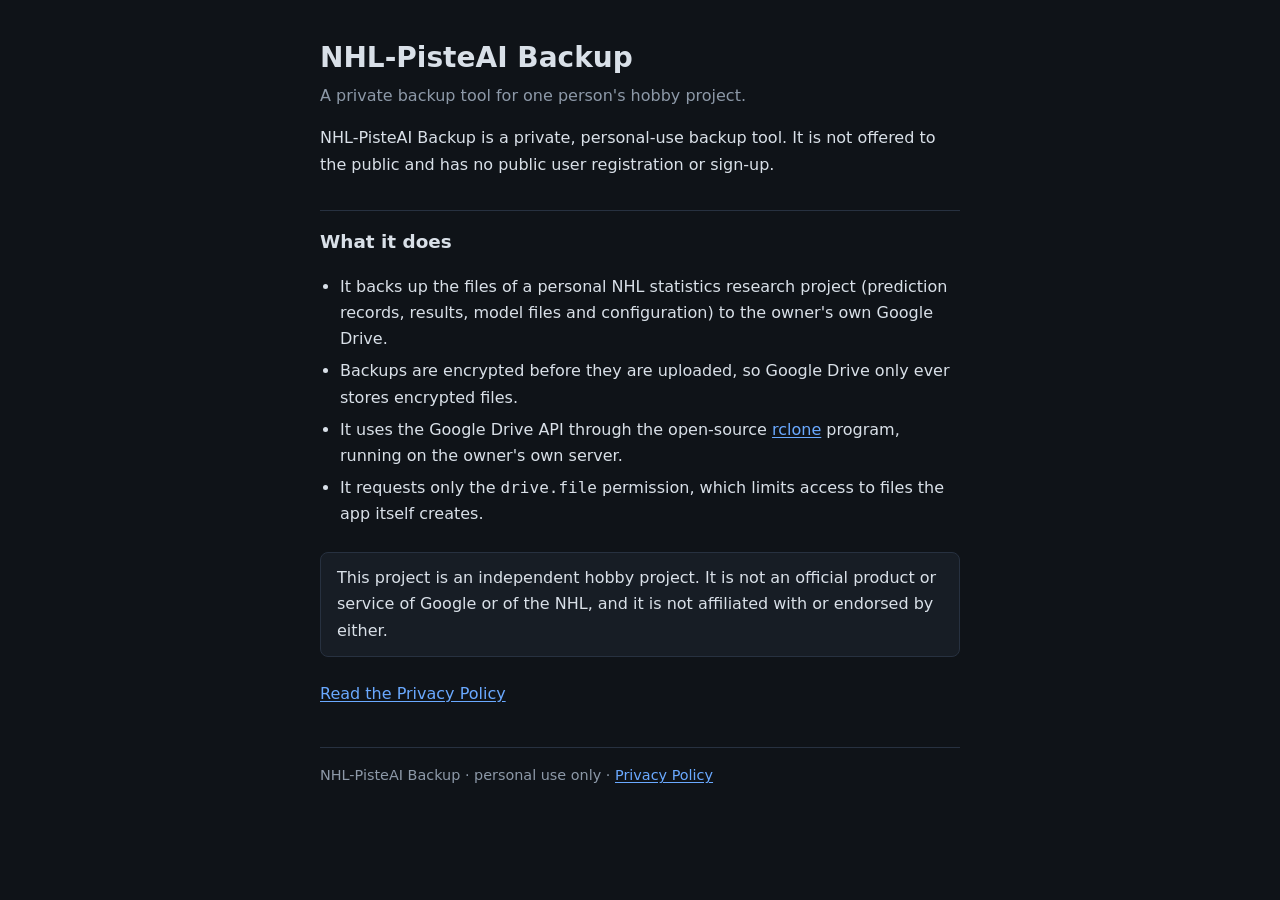
<file: index.html>
<!doctype html>
<html lang="en">
<head>
<meta charset="utf-8">
<meta name="viewport" content="width=device-width,initial-scale=1">
<title>NHL-PisteAI Backup</title>
<meta name="description" content="Private, personal-use backup tool that stores encrypted backups of a hobby NHL statistics research project in the owner's own Google Drive.">
<link rel="stylesheet" href="style.css">
</head>
<body>
<main>
<h1>NHL-PisteAI Backup</h1>
<p class="lead">A private backup tool for one person's hobby project.</p>

<p>NHL-PisteAI Backup is a private, personal-use backup tool. It is not offered to the public and has no public user registration or sign-up.</p>

<h2>What it does</h2>
<ul>
<li>It backs up the files of a personal NHL statistics research project (prediction records, results, model files and configuration) to the owner's own Google Drive.</li>
<li>Backups are encrypted before they are uploaded, so Google Drive only ever stores encrypted files.</li>
<li>It uses the Google Drive API through the open-source <a href="https://rclone.org/">rclone</a> program, running on the owner's own server.</li>
<li>It requests only the <code>drive.file</code> permission, which limits access to files the app itself creates.</li>
</ul>

<div class="note">This project is an independent hobby project. It is not an official product or service of Google or of the NHL, and it is not affiliated with or endorsed by either.</div>

<p><a href="privacy.html">Read the Privacy Policy</a></p>

<footer>NHL-PisteAI Backup &middot; personal use only &middot; <a href="privacy.html">Privacy Policy</a></footer>
</main>
</body>
</html>
</file>
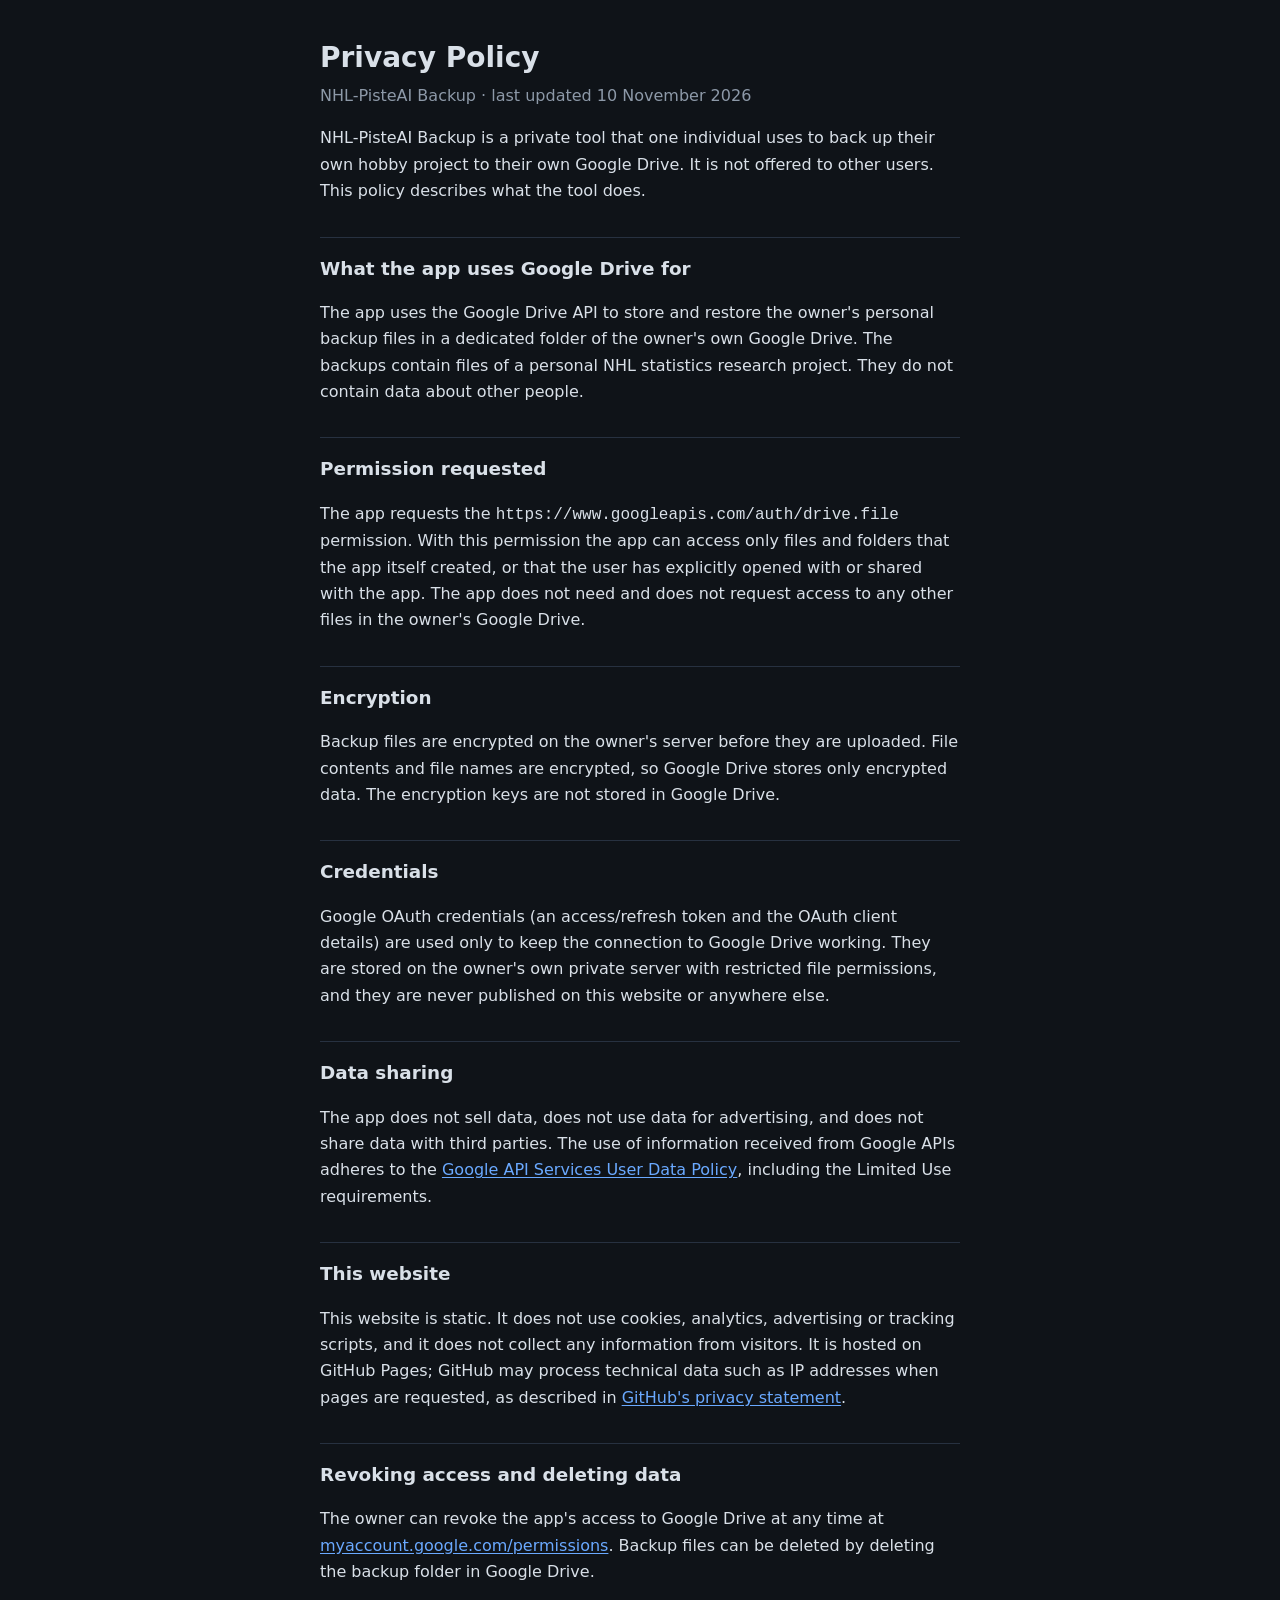
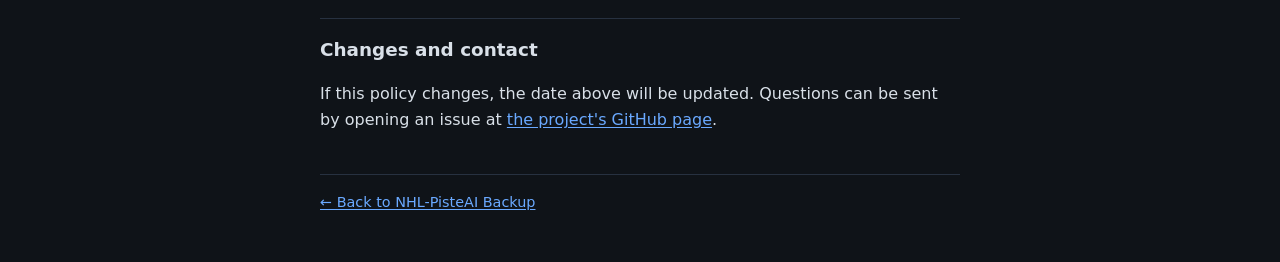
<file: privacy.html>
<!doctype html>
<html lang="en">
<head>
<meta charset="utf-8">
<meta name="viewport" content="width=device-width,initial-scale=1">
<title>Privacy Policy – NHL-PisteAI Backup</title>
<meta name="description" content="Privacy policy for NHL-PisteAI Backup, a private personal-use backup tool that uses the Google Drive API.">
<link rel="stylesheet" href="style.css">
</head>
<body>
<main>
<h1>Privacy Policy</h1>
<p class="lead">NHL-PisteAI Backup &middot; last updated 10 November 2026</p>

<p>NHL-PisteAI Backup is a private tool that one individual uses to back up their own hobby project to their own Google Drive. It is not offered to other users. This policy describes what the tool does.</p>

<h2>What the app uses Google Drive for</h2>
<p>The app uses the Google Drive API to store and restore the owner's personal backup files in a dedicated folder of the owner's own Google Drive. The backups contain files of a personal NHL statistics research project. They do not contain data about other people.</p>

<h2>Permission requested</h2>
<p>The app requests the <code>https://www.googleapis.com/auth/drive.file</code> permission. With this permission the app can access only files and folders that the app itself created, or that the user has explicitly opened with or shared with the app. The app does not need and does not request access to any other files in the owner's Google Drive.</p>

<h2>Encryption</h2>
<p>Backup files are encrypted on the owner's server before they are uploaded. File contents and file names are encrypted, so Google Drive stores only encrypted data. The encryption keys are not stored in Google Drive.</p>

<h2>Credentials</h2>
<p>Google OAuth credentials (an access/refresh token and the OAuth client details) are used only to keep the connection to Google Drive working. They are stored on the owner's own private server with restricted file permissions, and they are never published on this website or anywhere else.</p>

<h2>Data sharing</h2>
<p>The app does not sell data, does not use data for advertising, and does not share data with third parties. The use of information received from Google APIs adheres to the <a href="https://developers.google.com/terms/api-services-user-data-policy">Google API Services User Data Policy</a>, including the Limited Use requirements.</p>

<h2>This website</h2>
<p>This website is static. It does not use cookies, analytics, advertising or tracking scripts, and it does not collect any information from visitors. It is hosted on GitHub Pages; GitHub may process technical data such as IP addresses when pages are requested, as described in <a href="https://docs.github.com/en/site-policy/privacy-policies/github-general-privacy-statement">GitHub's privacy statement</a>.</p>

<h2>Revoking access and deleting data</h2>
<p>The owner can revoke the app's access to Google Drive at any time at <a href="https://myaccount.google.com/permissions">myaccount.google.com/permissions</a>. Backup files can be deleted by deleting the backup folder in Google Drive.</p>

<h2>Changes and contact</h2>
<p>If this policy changes, the date above will be updated. Questions can be sent by opening an issue at <a href="https://github.com/baluuz/nhl-pisteai-backup-pages/issues">the project's GitHub page</a>.</p>

<footer><a href="index.html">&larr; Back to NHL-PisteAI Backup</a></footer>
</main>
</body>
</html>
</file>
<file: style.css>
:root{color-scheme:dark;--bg:#0f1318;--panel:#171d25;--text:#d9e0e8;--muted:#8d99a8;--accent:#6aa9ff;--line:#273140}
*{box-sizing:border-box}
html{-webkit-text-size-adjust:100%}
body{margin:0;background:var(--bg);color:var(--text);font:16px/1.65 system-ui,-apple-system,"Segoe UI",Roboto,sans-serif}
main{max-width:42rem;margin:0 auto;padding:2.5rem 16px 3rem}
h1{font-size:1.75rem;line-height:1.25;margin:0 0 .5rem}
h2{font-size:1.15rem;margin:2rem 0 .5rem;padding-top:1rem;border-top:1px solid var(--line)}
p,li{color:var(--text)}
.lead{color:var(--muted);margin-top:0}
ul{padding-left:1.25rem}
li{margin:.35rem 0}
a{color:var(--accent);text-underline-offset:2px}
a:focus-visible{outline:2px solid var(--accent);outline-offset:2px}
.note{background:var(--panel);border:1px solid var(--line);border-radius:8px;padding:.75rem 1rem;margin:1.5rem 0}
footer{margin-top:2.5rem;padding-top:1rem;border-top:1px solid var(--line);color:var(--muted);font-size:.9rem}
@media (prefers-color-scheme:light){:root{color-scheme:dark}}
</file>
